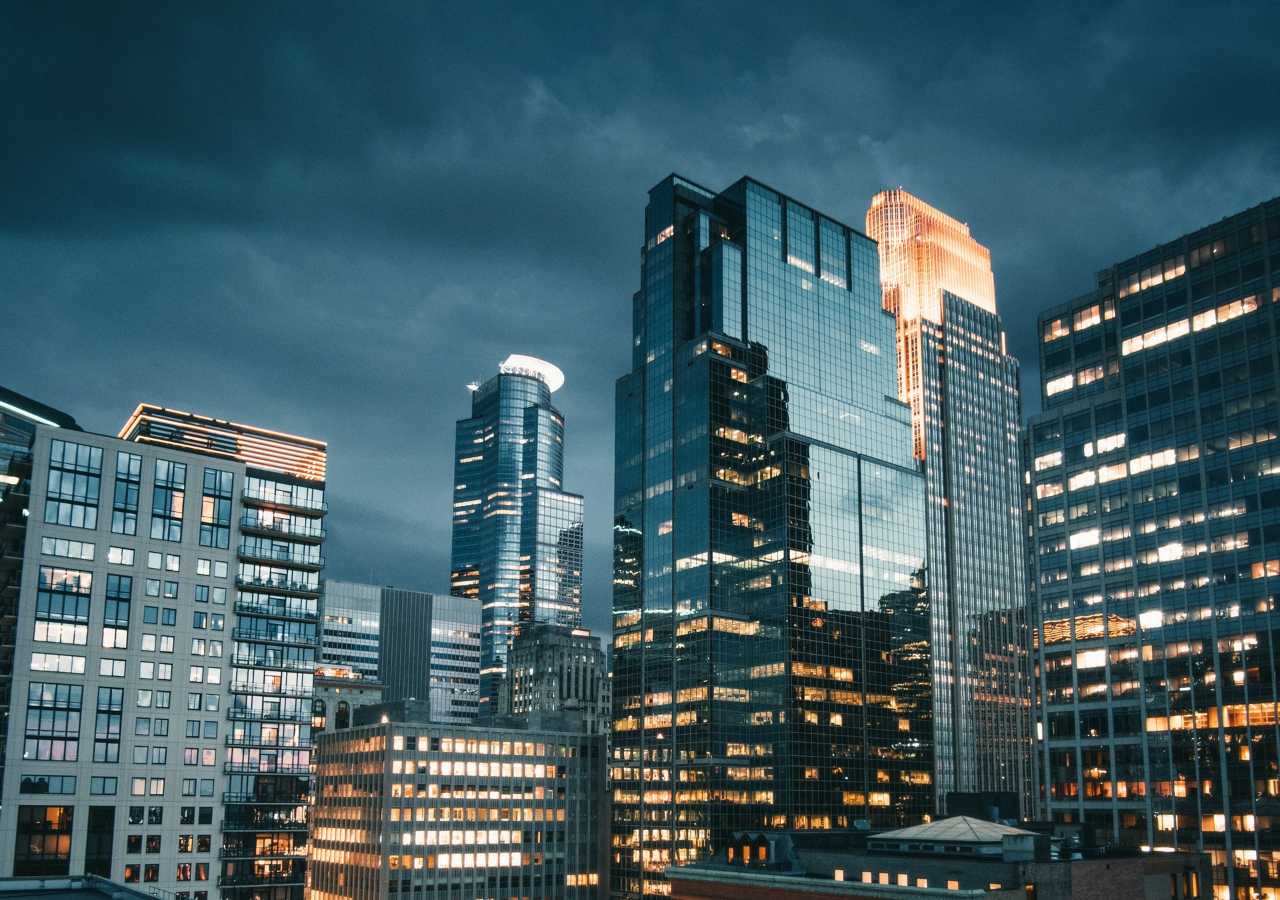
<file: indext.html>
<!DOCTYPE html>
<html lang="pt-br">
<head>
    <meta charset="UTF-8">
    <meta http-equiv="X-UA-Compatible" content="IE=edge">
    <meta name="viewport" content="width=device-width, initial-scale=1.0">
    <title>BTG - Portifólio e Serviços</title>
    <link rel="shortcut icon" href="images/favicon.ico" type="image/x-icon">
    <link rel="stylesheet" href="css/style.css">

</head>
<body>
    <div>
        <header>

        </header>
    </div>
    
    <div>


    </div>
</body>
</html>
</file>
<file: css/style.css>
@charset "UTF-8";

*{
    margin: 0%;
    padding: 0%;
}
html,body{
    height: 100%;
    width: 100%;
}
body{
    background-image: url(../images/pexels-josh-hild-4270292.jpg);
    background-repeat: no-repeat;
    background-size: cover;
    background-size: 100%;
}

div.menu{
    width: 50% auto;
    word-spacing: 10px;
    margin-top: 1%;
    margin-left: 1%;
    margin-right: 5%;


    background-color: rgb(0, 0, 0);
}
.menu a{
    text-decoration: none;
    font-size: 150%;
    color: rgb(226, 226, 226);
}
</file>
